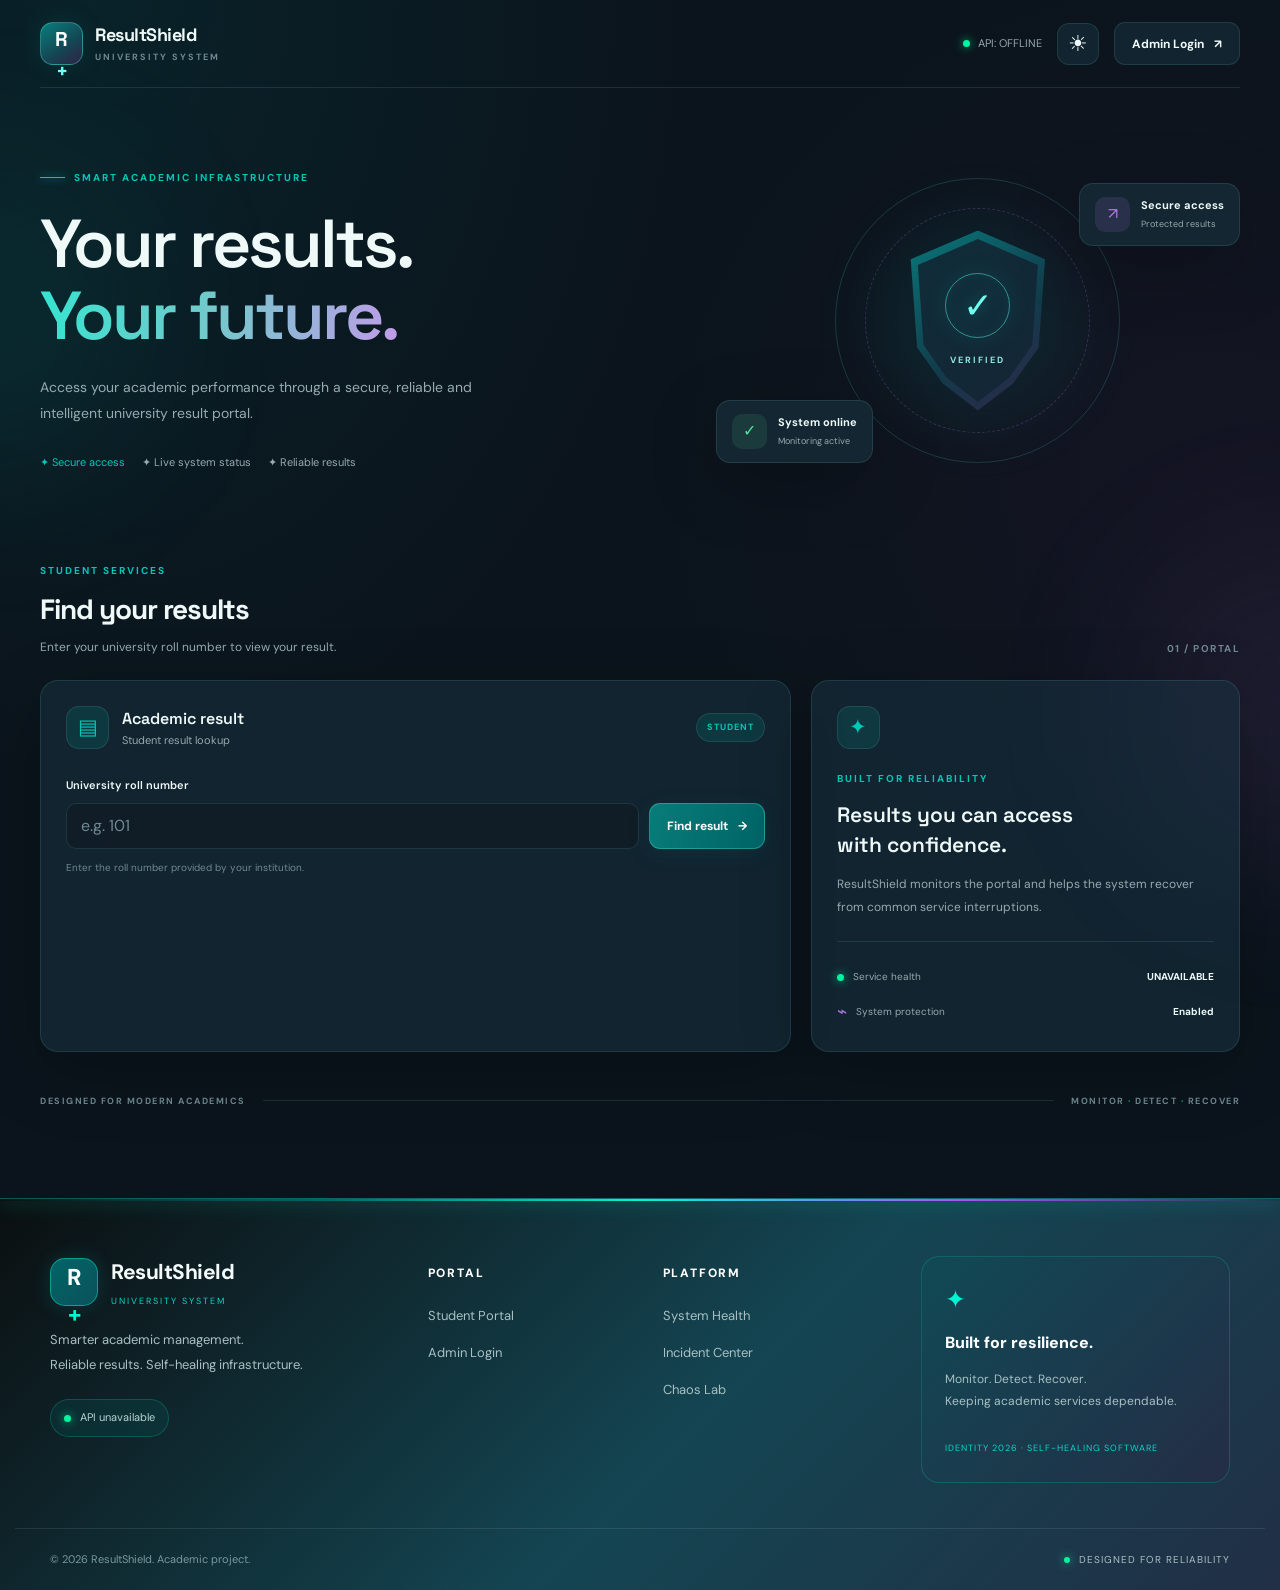
<file: frontend/index.html>
<!DOCTYPE html>
<html lang="en">
<head>
    <meta charset="UTF-8">
    <meta name="viewport" content="width=device-width, initial-scale=1.0">
    <meta name="theme-color" content="#0b141c">
    <title>ResultShield | University Portal</title>
    <link rel="stylesheet" href="style.css">
    <script src="script.js" defer></script>
</head>

<body>
    <div class="ambient ambient-one"></div>
    <div class="ambient ambient-two"></div>

    <header class="topbar">
        <a href="#" class="brand" id="homeLink">
            <span class="brand-icon">R<span>+</span></span>
            <span class="brand-copy">
                <strong>ResultShield</strong>
                <small>UNIVERSITY SYSTEM</small>
            </span>
        </a>

        <div class="topbar-actions">
            <span class="system-status">
                <span class="status-dot"></span>
                <span id="connectionLabel">Checking system</span>
            </span>

            <button class="icon-button" id="themeToggle"
                    type="button" aria-label="Toggle theme" title="Toggle theme">
                ☼
            </button>

            <button class="button button-outline" id="adminLoginButton"
        type="button" onclick="openLoginModal()">
    Admin Login <span>↗</span>
</button>
            <button class="button button-outline hidden" id="adminLogoutButton"
                    type="button">Sign out ↗</button>
        </div>
    </header>

    <main>
        <!-- STUDENT PORTAL: DEFAULT LANDING PAGE -->
        <section id="studentPortal" class="page-section">
            <div class="hero">
                <div class="hero-content">
                    <div class="eyebrow">
                        <span class="eyebrow-line"></span>
                        SMART ACADEMIC INFRASTRUCTURE
                    </div>

                    <h1>Your results.<br>
                        <span class="gradient-text">Your future.</span>
                    </h1>

                    <p class="hero-description">
                        Access your academic performance through a secure,
                        reliable and intelligent university result portal.
                    </p>

                    <div class="hero-points">
                        <span>✦ Secure access</span>
                        <span>✦ Live system status</span>
                        <span>✦ Reliable results</span>
                    </div>
                </div>

                <div class="hero-visual" aria-hidden="true">
                    <div class="orbit orbit-one"></div>
                    <div class="orbit orbit-two"></div>
                    <div class="shield-graphic">
                        <div class="shield-inner">
                            <span class="shield-check">✓</span>
                            <small>VERIFIED</small>
                        </div>
                    </div>
                    <div class="floating-card floating-card-top">
                        <span class="mini-icon">↗</span>
                        <span><strong>Secure access</strong><small>Protected results</small></span>
                    </div>
                    <div class="floating-card floating-card-bottom">
                        <span class="mini-icon green-icon">✓</span>
                        <span><strong>System online</strong><small>Monitoring active</small></span>
                    </div>
                </div>
            </div>

            <div class="section-heading">
                <div>
                    <div class="eyebrow">STUDENT SERVICES</div>
                    <h2>Find your results</h2>
                    <p>Enter your university roll number to view your result.</p>
                </div>
                <span class="section-number">01 / PORTAL</span>
            </div>

            <div class="portal-grid">
                <section class="panel result-panel">
                    <div class="panel-heading">
                        <div class="panel-icon">▤</div>
                        <div>
                            <h3>Academic result</h3>
                            <p>Student result lookup</p>
                        </div>
                        <span class="pill">STUDENT</span>
                    </div>

                    <form id="resultForm">
                        <label for="rollNumber">University roll number</label>
                        <div class="input-row">
                            <input id="rollNumber" name="rollNumber"
                                   type="text" placeholder="e.g. 101"
                                   autocomplete="off" required>
                            <button class="button button-primary"
                                    type="submit">Find result <span>→</span></button>
                        </div>
                        <p class="field-hint">Enter the roll number provided by your institution.</p>
                    </form>

                    <div id="resultMessage" class="message hidden" role="status"></div>
                    <div id="resultOutput" class="result-output hidden"></div>
                </section>

                <aside class="panel info-panel">
                    <div class="panel-icon">✦</div>
                    <div class="eyebrow">BUILT FOR RELIABILITY</div>
                    <h3>Results you can access with confidence.</h3>
                    <p>
                        ResultShield monitors the portal and helps the system
                        recover from common service interruptions.
                    </p>
                    <div class="info-divider"></div>
                    <div class="info-row">
                        <span class="status-dot"></span>
                        <span>Service health</span>
                        <strong id="healthLabel">Checking…</strong>
                    </div>
                    <div class="info-row">
                        <span class="info-symbol">⌁</span>
                        <span>System protection</span>
                        <strong>Enabled</strong>
                    </div>
                </aside>
            </div>

            <div class="trust-strip">
                <span>DESIGNED FOR MODERN ACADEMICS</span>
                <span class="trust-line"></span>
                <span>MONITOR <b>·</b> DETECT <b>·</b> RECOVER</span>
            </div>
        </section>

        <!-- ADMIN WORKSPACE: HIDDEN UNTIL ADMIN LOGIN -->
        <section id="adminWorkspace" class="page-section hidden">
            <div class="admin-heading">
                <div>
                    <div class="eyebrow">CONTROL CENTER / ADMINISTRATOR</div>
                    <h1>System <span class="gradient-text">overview.</span></h1>
                    <p>Monitor portal health, manage records and investigate incidents.</p>
                </div>
                <span class="pill"><span class="status-dot"></span> ADMIN WORKSPACE</span>
            </div>

            <div class="admin-layout">
                <aside class="admin-sidebar panel">
                    <div class="sidebar-label">WORKSPACE</div>

                    <button class="nav-item active" data-view="overview" type="button">
                        <span>◫</span> Overview
                    </button>
                    <button class="nav-item" data-view="students" type="button">
                        <span>♙</span> Student records
                    </button>
                    <button class="nav-item" data-view="health" type="button">
                        <span>⌁</span> Self-Healing Center
                    </button>
                    <button class="nav-item" data-view="incidents" type="button">
                        <span>◷</span> Incident Center
                    </button>
                    <button class="nav-item" data-view="chaos" type="button">
                        <span>⚡</span> Chaos Lab
                    </button>

                    <div class="sidebar-footer">
                        <span class="status-dot"></span>
                        <span><strong>ResultShield</strong><small>System monitoring</small></span>
                    </div>
                </aside>

                <div class="admin-content">
                    <!-- OVERVIEW -->
                    <section class="admin-view" id="view-overview">
                        <div class="view-heading">
                            <div>
                                <h2>System overview</h2>
                                <p>Current portal status at a glance.</p>
                            </div>
                            <button class="button button-outline" id="refreshHealth"
                                    type="button">↻ Refresh status</button>
                        </div>

                        <div class="stats-grid">
                            <article class="panel stat-card">
                                <span class="stat-label">BACKEND STATUS</span>
                                <strong id="adminHealth">Checking…</strong>
                                <small>API health check</small>
                            </article>
                            <article class="panel stat-card">
                                <span class="stat-label">DATABASE</span>
                                <strong id="adminDatabase">Checking…</strong>
                                <small>Connection status</small>
                            </article>
                            <article class="panel stat-card">
                                <span class="stat-label">INCIDENT CENTER</span>
                                <strong id="adminIncidentCount">—</strong>
                                <small>Reported incidents</small>
                            </article>
                        </div>

                        <div class="panel overview-note">
                            <div class="panel-icon">✧</div>
                            <div>
                                <h3>Self-healing monitoring</h3>
                                <p>
                                    Use the workspace navigation to inspect system health,
                                    view incidents and access available recovery tests.
                                </p>
                            </div>
                        </div>
                    </section>

                    <!-- STUDENT MANAGEMENT -->
                    <section class="admin-view hidden" id="view-students">
                        <div class="view-heading">
                            <div>
                                <h2>Student records</h2>
                                <p>Add, edit or delete academic records.</p>
                            </div>
                        </div>

                        <div class="panel">
                            <h3 id="studentFormTitle">Add student</h3>

                            <form id="studentAdminForm" class="student-form">
                                <input type="hidden" id="editStudentId">

                                <div class="form-grid">
                                    <div>
                                        <label for="studentRoll">Roll number</label>
                                        <input id="studentRoll" required placeholder="e.g. 104">
                                    </div>
                                    <div>
                                        <label for="studentName">Full name</label>
                                        <input id="studentName" required placeholder="Student name">
                                    </div>
                                    <div>
                                        <label for="studentCourse">Course</label>
                                        <input id="studentCourse" required placeholder="e.g. BCA">
                                    </div>
                                    <div>
                                        <label for="studentSemester">Semester</label>
                                        <input id="studentSemester" type="number"
                                               min="1" max="12" required placeholder="e.g. 5">
                                    </div>
                                    <div>
                                        <label for="studentMarks">Marks</label>
                                        <input id="studentMarks" type="number"
                                               min="0" max="100" required placeholder="0–100">
                                    </div>
                                </div>

                                <div class="form-actions">
                                    <button class="button button-primary" type="submit">
                                        Save student →
                                    </button>
                                    <button class="button button-outline hidden"
                                            id="cancelEdit" type="button">Cancel edit</button>
                                </div>
                            </form>
                            <div id="adminStudentMessage" class="message hidden" role="status"></div>
                        </div>

                        <div class="panel records-panel">
                            <div class="view-heading">
                                <div>
                                    <h3>Manage records</h3>
                                    <p>Only use this area after backend admin authorization is enabled.</p>
                                </div>
                            </div>
                            <div id="studentRecords" class="records-list">
                                <p class="muted">Student list will load when the records API is connected.</p>
                            </div>
                        </div>
                    </section>

                    <!-- SELF-HEALING -->
                    <section class="admin-view hidden" id="view-health">
                        <div class="view-heading">
                            <div>
                                <h2>Self-Healing Center</h2>
                                <p>Inspect the backend and database health checks.</p>
                            </div>
                            <button class="button button-primary" id="healthCheckButton"
        type="button">Run health check →</button>

<button class="button button-primary" id="recoverSystemButton"
        type="button">Recover System →</button>
                        </div>  
                        <div class="panel">
                            <div class="health-row">
                                <span class="health-orb"></span>
                                <div>
                                    <h3>Backend API</h3>
                                    <p id="healthDetails">Waiting for health check…</p>
                                </div>
                                <strong id="healthStatusValue">UNKNOWN</strong>
                            </div>
                            <div class="health-row">
                                <span class="health-orb"></span>
                                <div>
                                    <h3>Database connection</h3>
                                    <p id="databaseDetails">Waiting for health check…</p>
                                </div>
                                <strong id="databaseStatusValue">UNKNOWN</strong>
                            </div>
                            <p class="field-hint">
                                This page displays real health-check results; it does not
                                claim that automatic recovery has occurred unless the backend confirms it.
                            </p>
                        </div>
                    </section>

                    <!-- INCIDENT CENTER -->
                    <section class="admin-view hidden" id="view-incidents">
                        <div class="view-heading">
                            <div>
                                <h2>Incident Center</h2>
                                <p>Review incidents returned by the backend.</p>
                            </div>
                            <button class="button button-outline" id="refreshIncidents"
                                    type="button">↻ Refresh incidents</button>
                        </div>
                        <div class="panel">
                            <div id="incidentList">
                                <p class="muted">Incident records will appear here when the API is connected.</p>
                            </div>
                        </div>
                    </section>

                    <!-- CHAOS LAB -->
                    <section class="admin-view hidden" id="view-chaos">
                        <div class="view-heading">
                            <div>
                                <h2>Chaos Lab</h2>
                                <p>Controlled experiments for testing system resilience.</p>
                            </div>
                            <span class="pill pill-warning">TEST ENVIRONMENT</span>
                        </div>

                       
<div class="chaos-lab-heading">
    <span class="chaos-eyebrow">RESILIENCE TESTING</span>
    <h2>Failure Simulation Lab</h2>
    <p>Test system failure scenarios and inspect recovery checks.</p>
</div>

<div id="chaosMessage" class="message" role="status" aria-live="polite">
    Select a failure scenario to begin.
</div>

<div class="chaos-grid">

    <article class="panel chaos-card">
        <div class="panel-icon">01</div>
        <span class="eyebrow">PROCESS FAILURE</span>
        <h3>Backend Crash</h3>
        <p>Check backend availability and the current recovery limitations.</p>
        <button class="button button-outline chaos-action"
                data-chaos="backend" type="button">
            Run Backend Test →
        </button>
    </article>

    <article class="panel chaos-card">
        <div class="panel-icon">02</div>
        <span class="eyebrow">DATABASE FAILURE</span>
        <h3>Database Connection</h3>
        <p>Test database connectivity and available recovery checks.</p>
        <button class="button button-outline chaos-action"
                data-chaos="database" type="button">
            Run Database Test →
        </button>
    </article>

    <article class="panel chaos-card">
        <div class="panel-icon">03</div>
        <span class="eyebrow">DATA INTEGRITY</span>
        <h3>Invalid Student Record</h3>
        <p>Inspect how invalid-record scenarios are reported and handled.</p>
        <button class="button button-outline chaos-action"
                data-chaos="invalid-record" type="button">
            Run Validation Test →
        </button>
    </article>

    <article class="panel chaos-card">
        <div class="panel-icon">04</div>
        <span class="eyebrow">TRAFFIC FAILURE</span>
        <h3>Traffic Spike</h3>
        <p>Inspect overload handling and the current rate-limiting limitation.</p>
        <button class="button button-outline chaos-action"
                data-chaos="traffic" type="button">
            Run Traffic Test →
        </button>
    </article>

        <!-- FAILURE 05: BACKUP UNAVAILABLE -->
    <article class="panel chaos-card">
        <div class="panel-icon">05</div>

        <span class="eyebrow">RECOVERY FAILURE</span>

        <h3>Verified Backup Unavailable</h3>

        <p>
            Test what happens when a student record has no
            verified backup and automatic recovery is not possible.
        </p>

        <button
            class="button button-outline chaos-action"
            data-chaos="backup-unavailable"
            type="button">
            Run Backup Test →
        </button>
    </article>

</div>

<div class="chaos-recovery-panel">
    <div>
        <h3>Recovery Control</h3>
        <p>Run recovery checks for the selected scenarios.</p>
    </div>
    <button class="button button-primary" id="healthRecoverButton"
            type="button">
        Recover System →
    </button>
</div>

                    </section>
                </div>
            </div>
        </section>
    </main>

    <!-- ADMIN LOGIN MODAL -->
    <div id="loginModal" class="modal hidden" role="dialog"
         aria-modal="true" aria-labelledby="loginTitle">
        <div class="modal-backdrop" id="modalBackdrop"></div>
        <div class="modal-card">
            <button class="modal-close" id="closeLogin" type="button"
                    aria-label="Close login">×</button>

            <div class="brand-icon modal-brand">R<span>+</span></div>
            <div class="eyebrow">RESTRICTED ACCESS</div>
            <h2 id="loginTitle">Admin sign in</h2>
            <p>Sign in to access system management and self-healing tools.</p>

            <form id="adminLoginForm">
                <label for="adminUsername">Username</label>
                <input id="adminUsername" autocomplete="username"
                       required placeholder="Enter admin username">

                <label for="adminPassword">Password</label>
                <input id="adminPassword" type="password"
                       autocomplete="current-password"
                       required placeholder="Enter admin password">

                <button class="button button-primary login-submit"
                        type="submit">Sign in securely →</button>
            </form>
            <div id="loginMessage" class="message hidden" role="status"></div>
            <p class="security-note">Admin access must be verified by the backend.</p>
        </div>
    </div>

  
<footer class="site-footer">
    <div class="footer-glow-line"></div>

    <div class="footer-main">
        <div class="footer-brand-section">
            <a href="#" class="footer-logo" id="footerHome">
                <span class="footer-logo-icon">R<span>+</span></span>
                <span>
                    <strong>ResultShield</strong>
                    <small>UNIVERSITY SYSTEM</small>
                </span>
            </a>

            <p>
                Smarter academic management.<br>
                Reliable results. Self-healing infrastructure.
            </p>

            <div class="footer-status">
                <span class="status-dot"></span>
                <span id="footerStatus">System status checking…</span>
            </div>
        </div>

        <div class="footer-links">
            <h4>PORTAL</h4>
            <a href="#" id="footerStudentLink">Student Portal</a>
            <a href="#" id="footerAdminLink">Admin Login</a>
        </div>

        <div class="footer-links">
            <h4>PLATFORM</h4>
            <a href="#" id="footerHealthLink">System Health</a>
            <a href="#" id="footerIncidentLink">Incident Center</a>
            <a href="#" id="footerChaosLink">Chaos Lab</a>
        </div>

        <div class="footer-message">
            <span class="footer-spark">✦</span>
            <h4>Built for resilience.</h4>
            <p>
                Monitor. Detect. Recover.<br>
                Keeping academic services dependable.
            </p>
            <span class="footer-version">
                IDENTITY 2026 · SELF-HEALING SOFTWARE
            </span>
        </div>
    </div>

    <div class="footer-bottom">
        <span>© 2026 ResultShield. Academic project.</span>
        <span class="footer-bottom-right">
            <span class="footer-mini-dot"></span>
            DESIGNED FOR RELIABILITY
        </span>
    </div>
</footer>


</body>
</html>
</file>
<file: frontend/style.css>
@import url('https://fonts.googleapis.com/css2?family=DM+Sans:wght@400;500;600;700&family=Space+Grotesk:wght@400;500;600;700&display=swap');

:root {
    color-scheme: dark;

    --bg: #0b141c;
    --bg-soft: #101d27;
    --surface: rgba(27, 58, 75, 0.43);
    --surface-solid: #142631;
    --surface-hover: #1b3a4b;
    --border: rgba(104, 183, 180, 0.16);

    --text: #eef9f8;
    --muted: #96aaaF;
    --muted-2: #6f8991;

    --teal: #00c8b7;
    --teal-dark: #006466;
    --teal-soft: rgba(0, 200, 183, 0.12);
    --purple: #b17be5;
    --purple-soft: rgba(177, 123, 229, 0.13);

    --success: #53e6a0;
    --danger: #ff6f91;
    --warning: #f5c66a;

    --shadow: 0 20px 70px rgba(0, 0, 0, 0.22);
    --radius: 18px;
    --radius-sm: 12px;
    --transition: 220ms ease;
}

body.light-theme {
    color-scheme: light;

    --bg: #edf4f4;
    --bg-soft: #f6fafa;
    --surface: rgba(255, 255, 255, 0.88);
    --surface-solid: #ffffff;
    --surface-hover: #e2eeee;
    --border: rgba(6, 90, 96, 0.18);

    --text: #142e36;
    --muted: #526c73;
    --muted-2: #70878c;

    --teal: #007d78;
    --teal-dark: #006466;
    --teal-soft: rgba(0, 125, 120, 0.09);
    --purple: #7140a0;
    --purple-soft: rgba(113, 64, 160, 0.09);

    --success: #087b4b;
    --danger: #c9365b;
    --warning: #94600a;

    --shadow: 0 20px 60px rgba(20, 46, 54, 0.09);
}

* {
    box-sizing: border-box;
    margin: 0;
    padding: 0;
}

html {
    scroll-behavior: smooth;
    scroll-padding-top: 100px;
}

body {
    min-height: 100vh;
    overflow-x: hidden;
    position: relative;
    background:
        radial-gradient(ellipse at 8% 0%, rgba(0, 100, 102, 0.17), transparent 35%),
        radial-gradient(ellipse at 95% 30%, rgba(77, 25, 77, 0.14), transparent 32%),
        var(--bg);
    color: var(--text);
    font-family: 'DM Sans', sans-serif;
    line-height: 1.6;
    transition: background var(--transition), color var(--transition);
}

body, button, input {
    font-family: 'DM Sans', sans-serif;
}

button, input {
    font-size: inherit;
}

button {
    cursor: pointer;
}

button:focus-visible,
input:focus-visible,
a:focus-visible {
    outline: 2px solid var(--teal);
    outline-offset: 4px;
}

a {
    color: inherit;
    text-decoration: none;
}

button:disabled {
    cursor: not-allowed;
    opacity: 0.55;
}

::selection {
    color: #ffffff;
    background: #006466;
}

.hidden {
    display: none !important;
}

/* BACKGROUND EFFECTS */

.ambient {
    position: fixed;
    z-index: -1;
    width: 280px;
    height: 280px;
    border-radius: 50%;
    filter: blur(100px);
    opacity: 0.12;
    pointer-events: none;
    animation: ambientFloat 12s ease-in-out infinite alternate;
}

.ambient-one {
    top: 20%;
    left: -160px;
    background: var(--teal);
}

.ambient-two {
    right: -160px;
    bottom: 5%;
    background: var(--purple);
    animation-delay: -5s;
}

@keyframes ambientFloat {
    from { transform: translateY(-15px); }
    to { transform: translateY(35px); }
}

@keyframes fadeUp {
    from {
        opacity: 0;
        transform: translateY(15px);
    }
    to {
        opacity: 1;
        transform: translateY(0);
    }
}

@keyframes glowPulse {
    0%, 100% { box-shadow: 0 0 15px rgba(0, 200, 183, 0.08); }
    50% { box-shadow: 0 0 28px rgba(0, 200, 183, 0.22); }
}

@keyframes rotateOrbit {
    from { transform: rotate(0deg); }
    to { transform: rotate(360deg); }
}

@keyframes floatCard {
    0%, 100% { transform: translateY(0); }
    50% { transform: translateY(-7px); }
}

/* HEADER */

.topbar {
    width: min(1200px, calc(100% - 64px));
    min-height: 88px;
    margin: auto;
    display: flex;
    justify-content: space-between;
    align-items: center;
    gap: 20px;
    border-bottom: 1px solid var(--border);
}

.brand {
    display: inline-flex;
    align-items: center;
    gap: 12px;
    flex-shrink: 0;
}

.brand-icon {
    display: grid;
    place-items: center;
    width: 43px;
    height: 43px;
    border-radius: 13px;
    color: #ffffff;
    background: linear-gradient(145deg, #087f7e, #144552 60%, #312244);
    border: 1px solid rgba(100, 236, 220, 0.34);
    font-family: 'Space Grotesk', sans-serif;
    font-weight: 700;
    font-size: 20px;
    box-shadow: 0 0 24px rgba(0, 200, 183, 0.13);
}

.brand-icon span {
    color: #71fff0;
}

.brand-copy {
    display: flex;
    flex-direction: column;
    line-height: 1.3;
}

.brand-copy strong {
    font-family: 'Space Grotesk', sans-serif;
    font-size: 18px;
    letter-spacing: -0.5px;
}

.brand-copy small {
    margin-top: 5px;
    color: var(--muted-2);
    font-size: 9px;
    font-weight: 700;
    letter-spacing: 2px;
}

.topbar-actions {
    display: flex;
    align-items: center;
    gap: 15px;
}

.system-status {
    display: inline-flex;
    align-items: center;
    gap: 8px;
    color: var(--muted);
    font-size: 11px;
    white-space: nowrap;
}

.status-dot {
    display: inline-block;
    flex-shrink: 0;
    width: 7px;
    height: 7px;
    border-radius: 50%;
    background: var(--success);
    box-shadow: 0 0 12px rgba(83, 230, 160, 0.6);
}

.icon-button {
    display: grid;
    place-items: center;
    width: 42px;
    height: 42px;
    border: 1px solid var(--border);
    border-radius: 12px;
    background: var(--surface);
    color: var(--text);
    font-size: 22px;
    transition: all var(--transition);
}

.icon-button:hover {
    border-color: var(--teal);
    color: var(--teal);
    transform: translateY(-2px);
}

/* BUTTONS */

.button {
    min-height: 43px;
    display: inline-flex;
    justify-content: center;
    align-items: center;
    gap: 10px;
    padding: 0 17px;
    border: 1px solid transparent;
    border-radius: 11px;
    font-size: 12px;
    font-weight: 700;
    white-space: nowrap;
    transition:
        transform var(--transition),
        box-shadow var(--transition),
        background var(--transition),
        border-color var(--transition);
}

.button:hover {
    transform: translateY(-2px);
}

.button-primary {
    color: #ffffff;
    background: linear-gradient(110deg, #087c79, #006466);
    border-color: rgba(89, 239, 218, 0.32);
    box-shadow: 0 5px 20px rgba(0, 100, 102, 0.2);
}

.button-primary:hover {
    background: linear-gradient(110deg, #099994, #08716f);
    box-shadow: 0 0 24px rgba(0, 200, 183, 0.22);
}

.button-outline {
    color: var(--text);
    background: var(--surface);
    border-color: var(--border);
}

.button-outline:hover {
    border-color: var(--teal);
    box-shadow: 0 0 17px rgba(0, 200, 183, 0.08);
}

/* GENERAL LAYOUT */

main {
    width: min(1200px, calc(100% - 64px));
    margin: auto;
}

.page-section {
    animation: fadeUp 450ms ease both;
}

.hero {
    min-height: 450px;
    display: grid;
    grid-template-columns: 1.1fr 0.9fr;
    align-items: center;
    gap: 35px;
    padding: 60px 0 45px;
}

.hero-content {
    max-width: 610px;
}

.eyebrow {
    display: flex;
    align-items: center;
    gap: 9px;
    color: var(--teal);
    font-size: 10px;
    font-weight: 700;
    letter-spacing: 2px;
}

.eyebrow-line {
    display: inline-block;
    width: 25px;
    height: 1px;
    background: var(--teal);
    box-shadow: 0 0 9px var(--teal);
}

.hero h1,
.admin-heading h1 {
    margin-top: 22px;
    font-family: 'Space Grotesk', sans-serif;
    font-size: clamp(42px, 5.3vw, 69px);
    font-weight: 600;
    line-height: 1.06;
    letter-spacing: -3px;
}

.gradient-text {
    color: transparent;
    background: linear-gradient(100deg, #35e4d0, #73c9cb 48%, #c19be9);
    -webkit-background-clip: text;
    background-clip: text;
}

.hero-description {
    max-width: 490px;
    margin-top: 22px;
    color: var(--muted);
    font-size: 14px;
    line-height: 1.9;
}

.hero-points {
    display: flex;
    flex-wrap: wrap;
    gap: 17px;
    margin-top: 27px;
    color: var(--muted);
    font-size: 11px;
}

.hero-points span:first-child {
    color: var(--teal);
}

/* HERO VISUAL */

.hero-visual {
    position: relative;
    display: grid;
    place-items: center;
    min-height: 340px;
    isolation: isolate;
}

.hero-visual::before {
    content: "";
    position: absolute;
    width: 210px;
    height: 210px;
    border-radius: 50%;
    background: rgba(0, 200, 183, 0.08);
    filter: blur(30px);
}

.orbit {
    position: absolute;
    border: 1px solid rgba(76, 205, 192, 0.2);
    border-radius: 50%;
}

.orbit-one {
    width: 285px;
    height: 285px;
    animation: rotateOrbit 30s linear infinite;
}

.orbit-two {
    width: 225px;
    height: 225px;
    border-style: dashed;
    border-color: rgba(177, 123, 229, 0.25);
    animation: rotateOrbit 35s linear infinite reverse;
}

.shield-graphic {
    position: relative;
    z-index: 1;
    display: grid;
    place-items: center;
    width: 160px;
    height: 180px;
    clip-path: polygon(50% 0%, 92% 16%, 88% 65%, 72% 85%, 50% 100%, 28% 85%, 12% 65%, 8% 16%);
    background: linear-gradient(145deg, #087b7c, #123b4b 58%, #352247);
    filter: drop-shadow(0 0 20px rgba(0, 200, 183, 0.24));
}

.shield-inner {
    display: flex;
    flex-direction: column;
    align-items: center;
    justify-content: center;
    width: 143px;
    height: 163px;
    clip-path: polygon(50% 0%, 92% 16%, 88% 65%, 72% 85%, 50% 100%, 28% 85%, 12% 65%, 8% 16%);
    background: linear-gradient(145deg, #102d39, #142536);
}

.shield-check {
    display: grid;
    place-items: center;
    width: 65px;
    height: 65px;
    border: 1px solid rgba(66, 236, 216, 0.55);
    border-radius: 50%;
    color: #71fff0;
    font-size: 36px;
    text-shadow: 0 0 18px rgba(0, 200, 183, 0.7);
    box-shadow: inset 0 0 22px rgba(0, 200, 183, 0.09), 0 0 23px rgba(0, 200, 183, 0.1);
}

.shield-inner small {
    margin-top: 15px;
    color: #91eae1;
    font-size: 9px;
    font-weight: 700;
    letter-spacing: 2px;
}

.floating-card {
    position: absolute;
    z-index: 2;
    display: flex;
    align-items: center;
    gap: 11px;
    padding: 13px 15px;
    border: 1px solid var(--border);
    border-radius: 14px;
    background: var(--surface-solid);
    box-shadow: var(--shadow);
    animation: floatCard 5s ease-in-out infinite;
}

.floating-card-top {
    top: 32px;
    right: 0;
}

.floating-card-bottom {
    bottom: 28px;
    left: 0;
    animation-delay: -2s;
}

.mini-icon {
    display: grid;
    place-items: center;
    width: 35px;
    height: 35px;
    border-radius: 10px;
    background: var(--purple-soft);
    color: var(--purple);
}

.green-icon {
    color: var(--success);
    background: rgba(83, 230, 160, 0.1);
}

.floating-card strong,
.floating-card small {
    display: block;
}

.floating-card strong {
    font-size: 11px;
}

.floating-card small {
    margin-top: 3px;
    color: var(--muted);
    font-size: 9px;
}

/* SECTION HEADINGS */

.section-heading {
    display: flex;
    align-items: flex-end;
    justify-content: space-between;
    gap: 20px;
    margin: 25px 0 23px;
}

.section-heading h2,
.view-heading h2,
.admin-heading h1 {
    font-family: 'Space Grotesk', sans-serif;
}

.section-heading h2 {
    margin-top: 8px;
    font-size: 28px;
    letter-spacing: -1px;
}

.section-heading p,
.view-heading p,
.admin-heading > div > p {
    margin-top: 6px;
    color: var(--muted);
    font-size: 12px;
}

.section-number {
    color: var(--muted-2);
    font-size: 10px;
    font-weight: 700;
    letter-spacing: 1.5px;
}

/* PANELS */

.portal-grid {
    display: grid;
    grid-template-columns: 1.4fr 0.8fr;
    gap: 20px;
}

.panel {
    min-width: 0;
    padding: 25px;
    border: 1px solid var(--border);
    border-radius: var(--radius);
    background: var(--surface);
    box-shadow: var(--shadow);
    backdrop-filter: blur(14px);
    transition: border-color var(--transition), transform var(--transition);
}

.panel:hover {
    border-color: rgba(0, 200, 183, 0.28);
}

.panel-heading {
    display: flex;
    align-items: center;
    gap: 13px;
    margin-bottom: 28px;
}

.panel-icon {
    display: grid;
    place-items: center;
    flex-shrink: 0;
    width: 43px;
    height: 43px;
    border: 1px solid var(--border);
    border-radius: 13px;
    color: var(--teal);
    background: var(--teal-soft);
    font-size: 21px;
}

.panel-heading h3,
.panel h3 {
    font-family: 'Space Grotesk', sans-serif;
    font-size: 16px;
    font-weight: 600;
}

.panel-heading p {
    color: var(--muted);
    font-size: 11px;
}

.panel-heading .pill {
    margin-left: auto;
}

.pill {
    display: inline-flex;
    align-items: center;
    gap: 7px;
    padding: 6px 10px;
    border: 1px solid var(--border);
    border-radius: 50px;
    color: var(--teal);
    background: var(--teal-soft);
    font-size: 9px;
    font-weight: 700;
    letter-spacing: 1px;
    white-space: nowrap;
}

.pill-warning {
    color: var(--warning);
    border-color: rgba(245, 198, 106, 0.25);
    background: rgba(245, 198, 106, 0.08);
}

/* FORMS AND INPUTS */

label {
    display: block;
    margin-bottom: 8px;
    color: var(--text);
    font-size: 11px;
    font-weight: 600;
}

input {
    width: 100%;
    min-width: 0;
    min-height: 46px;
    padding: 0 14px;
    border: 1px solid var(--border);
    border-radius: 10px;
    color: var(--text);
    background: var(--bg-soft);
    outline: none;
    transition: border-color var(--transition), box-shadow var(--transition);
}

input::placeholder {
    color: var(--muted-2);
}

input:focus {
    border-color: var(--teal);
    box-shadow: 0 0 0 3px rgba(0, 200, 183, 0.08);
}

.input-row {
    display: flex;
    gap: 10px;
}

.input-row input {
    flex: 1;
}

.field-hint {
    margin-top: 10px;
    color: var(--muted-2);
    font-size: 10px;
    line-height: 1.7;
}

.info-panel {
    display: flex;
    flex-direction: column;
    align-items: flex-start;
    justify-content: center;
}

.info-panel > .eyebrow {
    margin-top: 22px;
}

.info-panel h3 {
    max-width: 270px;
    margin-top: 13px;
    font-size: 21px;
    line-height: 1.45;
}

.info-panel > p {
    margin-top: 12px;
    color: var(--muted);
    font-size: 12px;
    line-height: 1.9;
}

.info-divider {
    width: 100%;
    height: 1px;
    margin: 23px 0 14px;
    background: var(--border);
}

.info-row {
    width: 100%;
    display: flex;
    align-items: center;
    gap: 9px;
    margin-top: 13px;
    color: var(--muted);
    font-size: 10px;
}

.info-row strong {
    margin-left: auto;
    color: var(--text);
    font-size: 10px;
}

.info-symbol {
    color: var(--purple);
    font-size: 17px;
}

/* MESSAGES AND RESULT OUTPUT */

.message {
    margin-top: 17px;
    padding: 12px 14px;
    border: 1px solid var(--border);
    border-radius: 10px;
    background: var(--bg-soft);
    color: var(--text);
    font-size: 12px;
    overflow-wrap: anywhere;
}

.message.success {
    color: var(--success);
    border-color: rgba(83, 230, 160, 0.25);
}

.message.error {
    color: var(--danger);
    border-color: rgba(255, 111, 145, 0.28);
}

.message.info {
    color: var(--teal);
}

.result-output {
    margin-top: 22px;
    padding: 21px;
    border: 1px solid rgba(0, 200, 183, 0.22);
    border-radius: 14px;
    background: var(--teal-soft);
    animation: fadeUp 300ms ease both;
    overflow-wrap: anywhere;
}

.result-output h3 {
    margin-bottom: 14px;
    font-size: 18px;
}

.result-output p {
    margin-top: 8px;
    color: var(--muted);
    font-size: 12px;
}

.result-output strong {
    color: var(--text);
}

.trust-strip {
    display: flex;
    align-items: center;
    gap: 17px;
    margin: 42px 0 30px;
    color: var(--muted-2);
    font-size: 9px;
    font-weight: 700;
    letter-spacing: 1.5px;
}

.trust-strip b,
.footer b {
    color: var(--teal);
}

.trust-line {
    flex: 1;
    height: 1px;
    background: var(--border);
}

/* ADMIN AREA */

.admin-heading {
    display: flex;
    align-items: flex-end;
    justify-content: space-between;
    gap: 20px;
    padding: 48px 0 30px;
}

.admin-heading h1 {
    margin-top: 12px;
    font-size: clamp(35px, 4vw, 52px);
    letter-spacing: -2px;
}

.admin-layout {
    display: grid;
    grid-template-columns: 220px minmax(0, 1fr);
    align-items: start;
    gap: 22px;
}

.admin-sidebar {
    position: sticky;
    top: 20px;
    padding: 16px 12px;
}

.sidebar-label {
    padding: 9px 11px 14px;
    color: var(--muted-2);
    font-size: 9px;
    font-weight: 700;
    letter-spacing: 1.5px;
}

.nav-item {
    display: flex;
    align-items: center;
    gap: 12px;
    width: 100%;
    min-height: 44px;
    margin-bottom: 5px;
    padding: 0 12px;
    border: 1px solid transparent;
    border-radius: 10px;
    color: var(--muted);
    background: transparent;
    text-align: left;
    font-size: 11px;
    transition: all var(--transition);
}

.nav-item > span {
    width: 19px;
    color: var(--muted-2);
    text-align: center;
    font-size: 17px;
}

.nav-item:hover,
.nav-item.active {
    color: var(--text);
    background: var(--teal-soft);
    border-color: rgba(0, 200, 183, 0.13);
}

.nav-item.active {
    box-shadow: inset 2px 0 var(--teal);
}

.nav-item.active > span {
    color: var(--teal);
}

.sidebar-footer {
    display: flex;
    align-items: center;
    gap: 10px;
    margin: 22px 4px 0;
    padding: 17px 7px 4px;
    border-top: 1px solid var(--border);
}

.sidebar-footer strong,
.sidebar-footer small {
    display: block;
}

.sidebar-footer strong {
    font-size: 10px;
}

.sidebar-footer small {
    margin-top: 3px;
    color: var(--muted);
    font-size: 9px;
}

.admin-content {
    min-width: 0;
}

.admin-view {
    animation: fadeUp 300ms ease both;
}

.view-heading {
    display: flex;
    align-items: center;
    justify-content: space-between;
    flex-wrap: wrap;
    gap: 15px;
    margin-bottom: 19px;
}

.view-heading h2 {
    font-size: 22px;
    letter-spacing: -0.7px;
}

.view-heading h3 {
    font-size: 15px;
}

/* ADMIN STATS */

.stats-grid {
    display: grid;
    grid-template-columns: repeat(3, minmax(0, 1fr));
    gap: 13px;
}

.stat-card {
    padding: 20px;
}

.stat-label {
    display: block;
    color: var(--muted-2);
    font-size: 9px;
    font-weight: 700;
    letter-spacing: 1px;
}

.stat-card > strong {
    display: block;
    margin-top: 16px;
    color: var(--teal);
    font-family: 'Space Grotesk', sans-serif;
    font-size: clamp(17px, 2vw, 25px);
    overflow-wrap: anywhere;
}

.stat-card > small {
    display: block;
    margin-top: 8px;
    color: var(--muted);
    font-size: 10px;
}

.overview-note {
    display: flex;
    align-items: flex-start;
    gap: 15px;
    margin-top: 17px;
}

.overview-note p {
    margin-top: 8px;
    color: var(--muted);
    font-size: 12px;
    line-height: 1.8;
}

/* STUDENT MANAGEMENT */

.student-form {
    margin-top: 20px;
}

.form-grid {
    display: grid;
    grid-template-columns: repeat(2, minmax(0, 1fr));
    gap: 16px;
}

.form-actions {
    display: flex;
    flex-wrap: wrap;
    gap: 10px;
    margin-top: 20px;
}

.records-panel {
    margin-top: 18px;
}

.records-list {
    display: grid;
    gap: 10px;
}

.record-row {
    display: flex;
    align-items: center;
    justify-content: space-between;
    gap: 15px;
    padding: 14px;
    border: 1px solid var(--border);
    border-radius: 12px;
    background: var(--bg-soft);
}

.record-row h4 {
    font-size: 12px;
}

.record-row p {
    margin-top: 5px;
    color: var(--muted);
    font-size: 10px;
}

.record-actions {
    display: flex;
    flex-wrap: wrap;
    gap: 7px;
}

.small-button {
    padding: 7px 10px;
    border: 1px solid var(--border);
    border-radius: 8px;
    color: var(--text);
    background: var(--surface);
    font-size: 10px;
}

.small-button:hover {
    border-color: var(--teal);
}

.small-button.danger {
    color: var(--danger);
}

/* HEALTH CENTER */

.health-row {
    display: flex;
    align-items: center;
    gap: 14px;
    padding: 19px 0;
    border-bottom: 1px solid var(--border);
}

.health-row:last-of-type {
    border-bottom: 0;
}

.health-orb {
    width: 11px;
    height: 11px;
    flex-shrink: 0;
    border-radius: 50%;
    background: var(--muted-2);
}

.health-row h3 {
    font-size: 13px;
}

.health-row p {
    margin-top: 4px;
    color: var(--muted);
    font-size: 10px;
}

.health-row > strong {
    margin-left: auto;
    color: var(--muted);
    font-size: 9px;
    letter-spacing: 1px;
    text-align: right;
}

/* INCIDENT CENTER */

.incident-row {
    display: grid;
    grid-template-columns: auto minmax(0, 1fr) auto;
    align-items: center;
    gap: 14px;
    padding: 17px 0;
    border-bottom: 1px solid var(--border);
}

.incident-row:last-child {
    border-bottom: 0;
}

.incident-symbol {
    display: grid;
    place-items: center;
    width: 37px;
    height: 37px;
    border-radius: 11px;
    color: var(--warning);
    background: rgba(245, 198, 106, 0.09);
}

.incident-row h4 {
    font-size: 12px;
}

.incident-row p {
    margin-top: 4px;
    color: var(--muted);
    font-size: 10px;
    overflow-wrap: anywhere;
}

.incident-badge {
    padding: 5px 8px;
    border: 1px solid var(--border);
    border-radius: 30px;
    color: var(--muted);
    font-size: 9px;
}

/* CHAOS LAB */

.chaos-grid {
    display: grid;
    grid-template-columns: repeat(2, minmax(0, 1fr));
    gap: 15px;
}

.chaos-card {
    display: flex;
    flex-direction: column;
    align-items: flex-start;
    min-height: 245px;
}

.chaos-card .eyebrow {
    margin-top: 20px;
    font-size: 9px;
}

.chaos-card h3 {
    margin-top: 9px;
}

.chaos-card p {
    flex: 1;
    margin: 9px 0 22px;
    color: var(--muted);
    font-size: 11px;
    line-height: 1.8;
}

.muted {
    color: var(--muted);
    font-size: 12px;
    line-height: 1.8;
}

/* LOGIN MODAL */

.modal {
    position: fixed;
    z-index: 100;
    inset: 0;
    display: grid;
    place-items: center;
    padding: 20px;
}

.modal-backdrop {
    position: absolute;
    inset: 0;
    background: rgba(3, 9, 14, 0.76);
    backdrop-filter: blur(9px);
    animation: fadeUp 180ms ease both;
}

.modal-card {
    position: relative;
    z-index: 1;
    width: min(420px, 100%);
    max-height: calc(100vh - 40px);
    overflow-y: auto;
    padding: 33px;
    border: 1px solid rgba(0, 200, 183, 0.23);
    border-radius: 22px;
    background: var(--surface-solid);
    box-shadow: 0 0 65px rgba(0, 100, 102, 0.14), var(--shadow);
    animation: fadeUp 260ms ease both;
}

.modal-close {
    position: absolute;
    top: 17px;
    right: 18px;
    width: 35px;
    height: 35px;
    border: 1px solid var(--border);
    border-radius: 10px;
    color: var(--muted);
    background: var(--surface);
    font-size: 22px;
}

.modal-brand {
    margin-bottom: 23px;
}

.modal-card h2 {
    margin-top: 12px;
    font-family: 'Space Grotesk', sans-serif;
    font-size: 29px;
    letter-spacing: -1px;
}

.modal-card > p {
    margin-top: 9px;
    color: var(--muted);
    font-size: 12px;
    line-height: 1.8;
}

.modal-card form {
    margin-top: 25px;
}

.modal-card form input {
    margin-bottom: 17px;
}

.login-submit {
    width: 100%;
    margin-top: 5px;
}

.security-note {
    margin-top: 18px !important;
    font-size: 10px !important;
}


/* ===== RESULTSHIELD PREMIUM FOOTER ===== */

.site-footer {
    position: relative;
    margin-top: 90px;
    padding: 0;
    overflow: hidden;
    background: linear-gradient(
        135deg,
        #0b0f10 0%,
        #144552 55%,
        #212f45 100%
    );
    border-top: 1px solid rgba(0, 230, 230, 0.25);
    color: #f4fafa;
}

.footer-glow-line {
    width: 100%;
    height: 2px;
    background: linear-gradient(
        90deg,
        transparent,
        #006466,
        #00f5d4,
        #a855f7,
        transparent
    );
    box-shadow: 0 0 18px rgba(0, 245, 212, 0.7);
    animation: footerGlow 4s ease-in-out infinite alternate;
}

@keyframes footerGlow {
    from {
        opacity: 0.5;
        filter: brightness(0.8);
    }
    to {
        opacity: 1;
        filter: brightness(1.5);
    }
}

.footer-main {
    max-width: 1250px;
    margin: auto;
    padding: 55px 35px 45px;
    display: grid;
    grid-template-columns: 1.4fr 0.8fr 0.9fr 1.3fr;
    gap: 45px;
}

.footer-logo {
    display: inline-flex;
    align-items: center;
    gap: 13px;
    text-decoration: none;
    color: #f4fafa;
    margin-bottom: 20px;
    transition: transform 0.3s ease;
}

.footer-logo:hover {
    transform: translateY(-3px);
}

.footer-logo-icon {
    width: 48px;
    height: 48px;
    display: grid;
    place-items: center;
    border-radius: 15px;
    font-size: 23px;
    font-weight: 800;
    color: #ffffff;
    background: linear-gradient(135deg, #006466, #0b525b);
    border: 1px solid rgba(0, 245, 212, 0.45);
    box-shadow: 0 0 20px rgba(0, 230, 230, 0.15);
}

.footer-logo-icon span {
    color: #00f5d4;
}

.footer-logo strong {
    display: block;
    font-size: 21px;
    letter-spacing: -0.5px;
}

.footer-logo small {
    display: block;
    margin-top: 4px;
    color: #00d9c5;
    font-size: 9px;
    letter-spacing: 2px;
}

.footer-brand-section > p {
    color: #a8c0c4;
    font-size: 13px;
    line-height: 1.9;
    margin: 0 0 22px;
}

.footer-status {
    display: inline-flex;
    align-items: center;
    gap: 9px;
    padding: 9px 13px;
    border-radius: 30px;
    border: 1px solid rgba(0, 245, 212, 0.2);
    background: rgba(0, 100, 102, 0.2);
    color: #b8d4d5;
    font-size: 11px;
}

.status-dot,
.footer-mini-dot {
    width: 7px;
    height: 7px;
    flex-shrink: 0;
    border-radius: 50%;
    background: #00f5a0;
    box-shadow: 0 0 10px rgba(0, 245, 160, 0.8);
    animation: statusPulse 2s infinite;
}

@keyframes statusPulse {
    0%, 100% {
        opacity: 1;
        box-shadow: 0 0 10px rgba(0, 245, 160, 0.8);
    }
    50% {
        opacity: 0.55;
        box-shadow: 0 0 3px rgba(0, 245, 160, 0.3);
    }
}

.footer-links h4,
.footer-message h4 {
    color: #ffffff;
    font-size: 12px;
    font-weight: 800;
    letter-spacing: 1.8px;
    margin: 8px 0 23px;
}

.footer-links {
    display: flex;
    flex-direction: column;
    align-items: flex-start;
}

.footer-links a {
    position: relative;
    display: inline-block;
    margin-bottom: 16px;
    color: #a8c0c4;
    text-decoration: none;
    font-size: 13px;
    transition: color 0.25s ease, transform 0.25s ease;
}

.footer-links a:hover {
    color: #00f5d4;
    transform: translateX(5px);
    text-shadow: 0 0 12px rgba(0, 245, 212, 0.3);
}

.footer-message {
    position: relative;
    padding: 23px;
    border: 1px solid rgba(0, 245, 212, 0.18);
    border-radius: 18px;
    background: linear-gradient(
        135deg,
        rgba(0, 100, 102, 0.2),
        rgba(49, 34, 68, 0.3)
    );
    transition: border-color 0.3s ease, transform 0.3s ease;
}

.footer-message:hover {
    transform: translateY(-4px);
    border-color: rgba(0, 245, 212, 0.5);
}

.footer-spark {
    display: inline-block;
    color: #00f5d4;
    font-size: 25px;
    margin-bottom: 10px;
    animation: sparkFloat 3s ease-in-out infinite;
}

@keyframes sparkFloat {
    0%, 100% {
        transform: translateY(0);
    }
    50% {
        transform: translateY(-5px);
    }
}

.footer-message h4 {
    margin: 0 0 12px;
    font-size: 16px;
    letter-spacing: 0;
}

.footer-message p {
    margin: 0 0 20px;
    color: #a8c0c4;
    font-size: 12px;
    line-height: 1.9;
}

.footer-version {
    display: inline-block;
    color: #00d9c5;
    font-size: 9px;
    letter-spacing: 1px;
    line-height: 1.8;
}

.footer-bottom {
    max-width: 1250px;
    margin: auto;
    padding: 22px 35px;
    border-top: 1px solid rgba(255, 255, 255, 0.09);
    display: flex;
    justify-content: space-between;
    align-items: center;
    flex-wrap: wrap;
    gap: 15px;
    color: #78999e;
    font-size: 11px;
}

.footer-bottom-right {
    display: inline-flex;
    align-items: center;
    gap: 9px;
    color: #a8c0c4;
    font-size: 10px;
    letter-spacing: 1px;
}

.footer-mini-dot {
    width: 6px;
    height: 6px;
}

/* Tablet */
@media (max-width: 950px) {
    .footer-main {
        grid-template-columns: 1fr 1fr;
        gap: 35px;
    }
}

/* Mobile */
@media (max-width: 560px) {
    .site-footer {
        margin-top: 55px;
    }

    .footer-main {
        grid-template-columns: 1fr;
        gap: 28px;
        padding: 38px 22px 30px;
    }

    .footer-message {
        padding: 20px;
    }

    .footer-bottom {
        padding: 20px 22px;
        flex-direction: column;
        align-items: flex-start;
    }

    .footer-logo strong {
        font-size: 19px;
    }
}

/* RESPONSIVE */

@media (min-width: 1450px) {
    main, .topbar, .footer {
        width: min(1250px, calc(100% - 80px));
    }
}

@media (max-width: 950px) {
    .hero {
        grid-template-columns: 1fr 0.8fr;
        gap: 10px;
    }

    .hero-visual {
        transform: scale(0.9);
    }

    .portal-grid {
        grid-template-columns: 1fr;
    }

    .info-panel {
        display: grid;
        grid-template-columns: auto 1fr;
        column-gap: 15px;
    }

    .info-panel > .panel-icon {
        grid-row: span 2;
    }

    .info-panel > .eyebrow {
        margin-top: 0;
    }

    .info-panel h3,
    .info-panel > p,
    .info-divider,
    .info-row {
        grid-column: 1 / -1;
    }

    .admin-layout {
        grid-template-columns: 180px minmax(0, 1fr);
        gap: 14px;
    }

    .admin-sidebar {
        padding: 12px 8px;
    }

    .nav-item {
        gap: 8px;
        padding: 0 8px;
        font-size: 10px;
    }

    .panel {
        padding: 20px;
    }
}

@media (max-width: 700px) {
    .topbar,
    main,
    .footer {
        width: calc(100% - 32px);
    }

    .topbar {
        min-height: 76px;
        gap: 10px;
    }

    .brand {
        gap: 8px;
    }

    .brand-icon {
        width: 37px;
        height: 37px;
        font-size: 17px;
    }

    .brand-copy strong {
        font-size: 15px;
    }

    .brand-copy small {
        font-size: 8px;
        letter-spacing: 1.2px;
    }

    .topbar-actions {
        gap: 8px;
    }

    .system-status {
        display: none;
    }

    .icon-button {
        width: 37px;
        height: 37px;
    }

    .topbar-actions .button {
        min-height: 38px;
        padding: 0 10px;
        font-size: 10px;
    }

    .hero {
        grid-template-columns: 1fr;
        padding-top: 50px;
        gap: 0;
    }

    .hero h1 {
        font-size: clamp(43px, 11vw, 60px);
        letter-spacing: -2.4px;
    }

    .hero-description {
        font-size: 13px;
    }

    .hero-visual {
        min-height: 300px;
        margin-top: 5px;
        transform: scale(0.88);
    }

    .section-heading {
        align-items: flex-start;
    }

    .section-heading h2 {
        font-size: 25px;
    }

    .section-number {
        padding-top: 5px;
        font-size: 8px;
        white-space: nowrap;
    }

    .panel {
        padding: 18px;
        border-radius: 15px;
    }

    .panel-heading {
        gap: 9px;
    }

    .panel-heading .pill {
        padding: 5px 7px;
        font-size: 8px;
    }

    .input-row {
        flex-direction: column;
    }

    .input-row .button {
        width: 100%;
    }

    .trust-strip {
        flex-wrap: wrap;
        gap: 10px;
        font-size: 8px;
    }

    .trust-line {
        min-width: 25px;
    }

    .admin-heading {
        align-items: flex-start;
        flex-direction: column;
        padding-top: 35px;
    }

    .admin-layout {
        grid-template-columns: 1fr;
    }

    .admin-sidebar {
        position: static;
        display: flex;
        align-items: center;
        gap: 5px;
        overflow-x: auto;
        padding: 10px;
    }

    .sidebar-label,
    .sidebar-footer {
        display: none;
    }

    .nav-item {
        flex: 0 0 auto;
        width: auto;
        min-height: 40px;
        margin: 0;
        padding: 0 11px;
        white-space: nowrap;
    }

    .nav-item > span {
        width: auto;
    }

    .stats-grid {
        grid-template-columns: 1fr;
    }

    .stat-card {
        padding: 17px;
    }

    .stat-card > strong {
        margin-top: 9px;
        font-size: 22px;
    }

    .chaos-grid {
        grid-template-columns: 1fr;
    }

    .form-grid {
        grid-template-columns: 1fr;
        gap: 12px;
    }

    .view-heading {
        align-items: flex-start;
        flex-direction: column;
    }

    .record-row {
        align-items: flex-start;
        flex-direction: column;
    }

    .record-actions {
        width: 100%;
    }

    .incident-row {
        grid-template-columns: auto minmax(0, 1fr);
    }

    .incident-badge {
        grid-column: 2;
        justify-self: start;
    }

    .footer {
        flex-direction: column;
        align-items: flex-start;
        padding: 22px 0;
    }
}

@media (max-width: 380px) {
    .brand-copy small {
        display: none;
    }

    .topbar-actions {
        gap: 6px;
    }

    .topbar-actions .button {
        padding: 0 8px;
        font-size: 9px;
    }

    .hero-points {
        gap: 10px;
        font-size: 10px;
    }

    .floating-card {
        padding: 10px;
    }

    .floating-card-top {
        right: -5px;
    }

    .floating-card-bottom {
        left: -5px;
    }

    .modal-card {
        padding: 25px 20px;
    }
}

/* REDUCE MOTION WHEN REQUESTED */

@media (prefers-reduced-motion: reduce) {
    *,
    *::before,
    *::after {
        scroll-behavior: auto !important;
        animation-duration: 0.01ms !important;
        animation-iteration-count: 1 !important;
        transition-duration: 0.01ms !important;
    }
}
/* ===== RESULTSHIELD: STUDENT RECORDS UI ===== */

.records-panel {
    padding: 28px;
    overflow: hidden;
}

.records-panel .view-heading {
    margin-bottom: 22px;
}

.records-list {
    display: grid;
    gap: 16px;
}

.student-record {
    display: flex;
    align-items: center;
    justify-content: space-between;
    gap: 20px;
    padding: 22px;
    border: 1px solid var(--border);
    border-radius: 16px;
    background: var(--surface-solid);
    transition: border-color 0.2s, transform 0.2s;
}

.student-record:hover {
    border-color: var(--teal);
    transform: translateY(-2px);
}

.student-record-details {
    min-width: 0;
}

.student-record-details strong {
    display: block;
    font-size: 17px;
    color: var(--text);
    margin-bottom: 8px;
}

.student-record-details p {
    margin: 0;
    color: var(--muted);
    font-size: 14px;
    line-height: 1.8;
    overflow-wrap: anywhere;
}

.student-record-actions {
    display: flex;
    align-items: center;
    gap: 10px;
    flex-shrink: 0;
}

.student-record-actions button {
    padding: 10px 17px;
    border-radius: 10px;
    border: 1px solid var(--border);
    font: inherit;
    font-size: 13px;
    font-weight: 600;
    cursor: pointer;
    transition: 0.2s ease;
}

.student-record-actions button:first-child {
    color: var(--teal);
    background: var(--teal-soft);
    border-color: var(--teal);
}

.student-record-actions button:first-child:hover {
    color: white;
    background: var(--teal);
}

.student-record-actions button:last-child {
    color: var(--danger);
    background: transparent;
    border-color: var(--danger);
}

.student-record-actions button:last-child:hover {
    color: white;
    background: var(--danger);
}

@media (max-width: 600px) {
    .records-panel {
        padding: 16px;
    }

    .student-record {
        align-items: flex-start;
        flex-direction: column;
        padding: 18px;
    }

    .student-record-actions {
        width: 100%;
    }

    .student-record-actions button {
        flex: 1;
    }
}

/* Premium academic result card */
.academic-result-card {
    --result-accent: #2dd4bf;
    position: relative;
    overflow: hidden;
    padding: clamp(22px, 4vw, 36px);
    border: 1px solid rgba(45, 212, 191, 0.22);
    border-radius: 24px;
    background:
        radial-gradient(ellipse at top right, rgba(45, 212, 191, 0.09), transparent 45%),
        linear-gradient(145deg, #142b36, #0e202b);
    color: #effafa;
    box-shadow: 0 22px 55px rgba(0, 0, 0, 0.2);
    animation: resultCardIn 0.4s ease-out;
}

.academic-result-card.is-fail {
    --result-accent: #fb7185;
    border-color: rgba(251, 113, 133, 0.3);
    background:
        radial-gradient(ellipse at top right, rgba(251, 113, 133, 0.1), transparent 45%),
        linear-gradient(145deg, #2a202b, #171d29);
}

.academic-result-header {
    display: flex;
    justify-content: space-between;
    align-items: flex-start;
    gap: 20px;
}

.result-eyebrow {
    display: inline-block;
    margin-bottom: 12px;
    color: var(--result-accent);
    font-size: 11px;
    font-weight: 800;
    letter-spacing: 2px;
}

.academic-result-heading h2 {
    margin: 0 0 8px;
    font-size: clamp(25px, 3vw, 34px);
    line-height: 1.2;
    letter-spacing: -0.8px;
    font-weight: 800;
}

.academic-result-heading p {
    margin: 0;
    color: #9bb1bd;
    font-size: 15px;
    line-height: 1.6;
}

.academic-result-badge {
    flex-shrink: 0;
    display: inline-flex;
    align-items: center;
    justify-content: center;
    padding: 10px 15px;
    border-radius: 999px;
    font-size: 12px;
    font-weight: 850;
    letter-spacing: 1px;
}

.academic-result-badge.pass {
    color: #6ee7b7;
    background: rgba(16, 185, 129, 0.13);
    border: 1px solid rgba(52, 211, 153, 0.38);
}

.academic-result-badge.fail {
    color: #fda4af;
    background: rgba(244, 63, 94, 0.13);
    border: 1px solid rgba(251, 113, 133, 0.4);
}

.academic-result-badge.unknown {
    color: #cbd5e1;
    background: rgba(148, 163, 184, 0.12);
    border: 1px solid rgba(148, 163, 184, 0.25);
}

.result-message {
    display: flex;
    flex-direction: column;
    gap: 7px;
    margin: 27px 0;
    padding: 18px 20px;
    border-radius: 15px;
    border: 1px solid transparent;
}

.result-message strong {
    font-size: 16px;
    font-weight: 800;
}

.result-message p {
    margin: 0;
    font-size: 14px;
    line-height: 1.7;
}

.message-pass {
    color: #d1fae5;
    background: rgba(16, 185, 129, 0.09);
    border-color: rgba(52, 211, 153, 0.2);
}

.message-pass strong {
    color: #6ee7b7;
}

.message-fail {
    color: #ffe4e6;
    background: rgba(244, 63, 94, 0.09);
    border-color: rgba(251, 113, 133, 0.22);
}

.message-fail strong {
    color: #fda4af;
}

.message-unknown {
    color: #e2e8f0;
    background: rgba(148, 163, 184, 0.08);
    border-color: rgba(148, 163, 184, 0.2);
}

.result-section-title {
    margin: 0 0 15px;
    color: #dcebed;
    font-size: 17px;
    font-weight: 750;
}

.academic-result-grid {
    display: grid;
    grid-template-columns: repeat(2, minmax(0, 1fr));
    gap: 13px;
}

.academic-result-item {
    display: flex;
    align-items: center;
    gap: 14px;
    min-width: 0;
    padding: 17px;
    border: 1px solid rgba(148, 190, 200, 0.13);
    border-radius: 15px;
    background: rgba(255, 255, 255, 0.025);
    transition: border-color 0.2s ease, background 0.2s ease;
}

.academic-result-item:hover {
    border-color: rgba(45, 212, 191, 0.3);
    background: rgba(45, 212, 191, 0.045);
}

.result-item-number {
    display: grid;
    place-items: center;
    flex-shrink: 0;
    width: 36px;
    height: 36px;
    border-radius: 11px;
    color: var(--result-accent);
    background: rgba(45, 212, 191, 0.09);
    font-size: 11px;
    font-weight: 850;
}

.is-fail .result-item-number {
    background: rgba(251, 113, 133, 0.09);
}

.result-item-content {
    display: flex;
    flex-direction: column;
    gap: 7px;
    min-width: 0;
}

.academic-result-label {
    color: #91aab6;
    font-size: 12px;
    font-weight: 600;
    letter-spacing: 0.3px;
}

.academic-result-value {
    color: #f1fafa;
    font-size: 16px;
    line-height: 1.4;
    font-weight: 750;
    overflow-wrap: anywhere;
}

.academic-result-marks {
    margin-top: 20px;
    padding: 22px;
    border: 1px solid rgba(45, 212, 191, 0.22);
    border-radius: 17px;
    background: linear-gradient(
        110deg,
        rgba(13, 148, 136, 0.13),
        rgba(20, 184, 166, 0.035)
    );
}

.is-fail .academic-result-marks {
    border-color: rgba(251, 113, 133, 0.25);
    background: linear-gradient(
        110deg,
        rgba(244, 63, 94, 0.12),
        rgba(244, 63, 94, 0.025)
    );
}

.marks-info {
    display: flex;
    flex-wrap: wrap;
    justify-content: space-between;
    gap: 8px;
    align-items: center;
}

.marks-info span:first-child {
    color: #9bb9c2;
    font-size: 11px;
    font-weight: 850;
    letter-spacing: 1.7px;
}

.marks-info span:last-child {
    color: #8ba5af;
    font-size: 12px;
}

.marks-value {
    display: flex;
    align-items: baseline;
    gap: 12px;
    margin-top: 13px;
}

.marks-value strong {
    color: var(--result-accent);
    font-size: clamp(38px, 5vw, 48px);
    font-weight: 850;
    letter-spacing: -1.8px;
    line-height: 1.15;
}

.marks-value span {
    color: #8ea9b4;
    font-size: 24px;
    font-weight: 650;
}

@keyframes resultCardIn {
    from {
        opacity: 0;
        transform: translateY(9px);
    }
    to {
        opacity: 1;
        transform: translateY(0);
    }
}

@media (max-width: 560px) {
    .academic-result-header {
        flex-direction: column;
    }

    .academic-result-grid {
        grid-template-columns: 1fr;
    }

    .academic-result-item {
        padding: 15px;
    }
}

@media (prefers-reduced-motion: reduce) {
    .academic-result-card {
        animation: none;
    }

    .academic-result-item {
        transition: none;
    }
}

/* ResultShield Chaos Lab */
.chaos-lab-heading {
    margin-bottom: 24px;
}

.chaos-eyebrow {
    color: #2dd4bf;
    font-size: 11px;
    font-weight: 800;
    letter-spacing: 2px;
}

.chaos-lab-heading h2 {
    margin: 9px 0;
    font-size: clamp(26px, 4vw, 34px);
    font-weight: 800;
    letter-spacing: -0.7px;
}

.chaos-lab-heading p,
.chaos-card p,
.chaos-recovery-panel p,
.chaos-incident-heading p {
    color: #91a8b5;
    line-height: 1.7;
}

.chaos-grid {
    display: grid;
    grid-template-columns: repeat(2, minmax(0, 1fr));
    gap: 18px;
    margin: 22px 0;
}

.chaos-card {
    display: flex;
    flex-direction: column;
    align-items: flex-start;
    padding: 24px;
    min-width: 0;
    border: 1px solid rgba(45, 212, 191, 0.17);
    border-radius: 19px;
    background: linear-gradient(145deg, #142a35, #101f2a);
    transition: border-color 0.2s, transform 0.2s;
}

.chaos-card:hover {
    border-color: rgba(45, 212, 191, 0.5);
    transform: translateY(-3px);
}

.chaos-card-top {
    display: flex;
    align-items: center;
    justify-content: space-between;
    width: 100%;
    gap: 12px;
    margin-bottom: 19px;
}

.chaos-icon {
    display: grid;
    place-items: center;
    width: 43px;
    height: 43px;
    border-radius: 13px;
    background: rgba(45, 212, 191, 0.1);
    color: #5eead4;
    font-size: 13px;
    font-weight: 850;
}

.chaos-tag {
    padding: 6px 9px;
    border-radius: 20px;
    background: rgba(148, 163, 184, 0.09);
    color: #a9bdc8;
    font-size: 10px;
    font-weight: 800;
    letter-spacing: 0.8px;
}

.chaos-card h3 {
    margin: 0 0 9px;
    font-size: 19px;
    font-weight: 750;
}

.chaos-card p {
    flex: 1;
    margin: 0 0 22px;
    font-size: 13px;
}

.chaos-action,
#recoverSystemButton,
#refreshIncidents {
    min-height: 42px;
    padding: 11px 15px;
    border: 1px solid rgba(45, 212, 191, 0.3);
    border-radius: 10px;
    background: rgba(13, 148, 136, 0.12);
    color: #5eead4;
    font-weight: 750;
    cursor: pointer;
}

.chaos-action:hover,
#recoverSystemButton:hover,
#refreshIncidents:hover {
    background: rgba(13, 148, 136, 0.23);
}

.chaos-action:disabled,
#recoverSystemButton:disabled {
    opacity: 0.6;
    cursor: wait;
}

.chaos-recovery-panel,
.chaos-incident-panel {
    margin-top: 20px;
    padding: 22px;
    border: 1px solid rgba(148, 163, 184, 0.16);
    border-radius: 17px;
    background: rgba(148, 163, 184, 0.035);
}

.chaos-recovery-panel {
    display: flex;
    justify-content: space-between;
    align-items: center;
    flex-wrap: wrap;
    gap: 16px;
}

.chaos-recovery-panel h3,
.chaos-incident-heading h3 {
    margin: 0 0 6px;
    font-size: 17px;
}

.chaos-recovery-panel p,
.chaos-incident-heading p {
    margin: 0;
    font-size: 13px;
}

.chaos-incident-heading {
    display: flex;
    justify-content: space-between;
    align-items: center;
    gap: 15px;
    margin-bottom: 18px;
}

#incidentList {
    display: grid;
    gap: 12px;
    overflow-wrap: anywhere;
}

#incidentList .incident-card {
    padding: 15px;
    border: 1px solid rgba(148, 163, 184, 0.14);
    border-radius: 12px;
    background: rgba(148, 163, 184, 0.04);
}

#incidentList .incident-card strong {
    display: block;
    margin-bottom: 7px;
    color: #dffaf5;
}

#incidentList .incident-card p {
    margin: 0 0 8px;
    color: #a9bdc8;
    line-height: 1.6;
}

#incidentList .incident-card small {
    color: #7f9ba8;
}

@media (max-width: 650px) {
    .chaos-grid {
        grid-template-columns: 1fr;
    }

    .chaos-card {
        padding: 20px;
    }

    .chaos-recovery-panel {
        align-items: stretch;
        flex-direction: column;
    }

    #recoverSystemButton {
        width: 100%;
    }
}

/* ---------- CHAOS LAB FAILURE / RECOVERY STATUS ---------- */

.chaos-status {
    display: block;
    width: 100%;
    margin: 20px 0;
    padding: 0;
    background: transparent;
    border: none;
}

.chaos-status-card {
    padding: 24px;
    border: 1px solid #b91c1c;
    border-left: 5px solid #ef4444;
    border-radius: 14px;
    background: rgba(127, 29, 29, 0.12);
    overflow-wrap: anywhere;
}

.chaos-status-card h3 {
    margin: 12px 0;
    font-size: 1.25rem;
}

.chaos-status-card p {
    margin: 10px 0;
    line-height: 1.6;
}

.chaos-status-label {
    display: inline-block;
    font-size: 0.78rem;
    font-weight: 800;
    letter-spacing: 0.12em;
    color: #f87171;
}

.chaos-status-card pre {
    margin-top: 10px;
    padding: 14px;
    max-width: 100%;
    overflow-x: auto;
    white-space: pre-wrap;
    overflow-wrap: anywhere;
    border-radius: 8px;
    background: rgba(0, 0, 0, 0.2);
    font-size: 0.85rem;
}

.chaos-status-success .chaos-status-card {
    border-color: #16a34a;
    border-left-color: #22c55e;
    background: rgba(22, 163, 74, 0.10);
}

.chaos-status-success .chaos-status-label {
    color: #4ade80;
}

.chaos-status-running .chaos-status-card {
    border-color: #ca8a04;
    border-left-color: #eab308;
    background: rgba(202, 138, 4, 0.10);
}

.chaos-status-running .chaos-status-label {
    color: #facc15;
}

.chaos-status-error .chaos-status-card {
    border-color: #ea580c;
    border-left-color: #f97316;
    background: rgba(234, 88, 12, 0.10);
}

.chaos-status-error .chaos-status-label {
    color: #fb923c;
}
</file>
